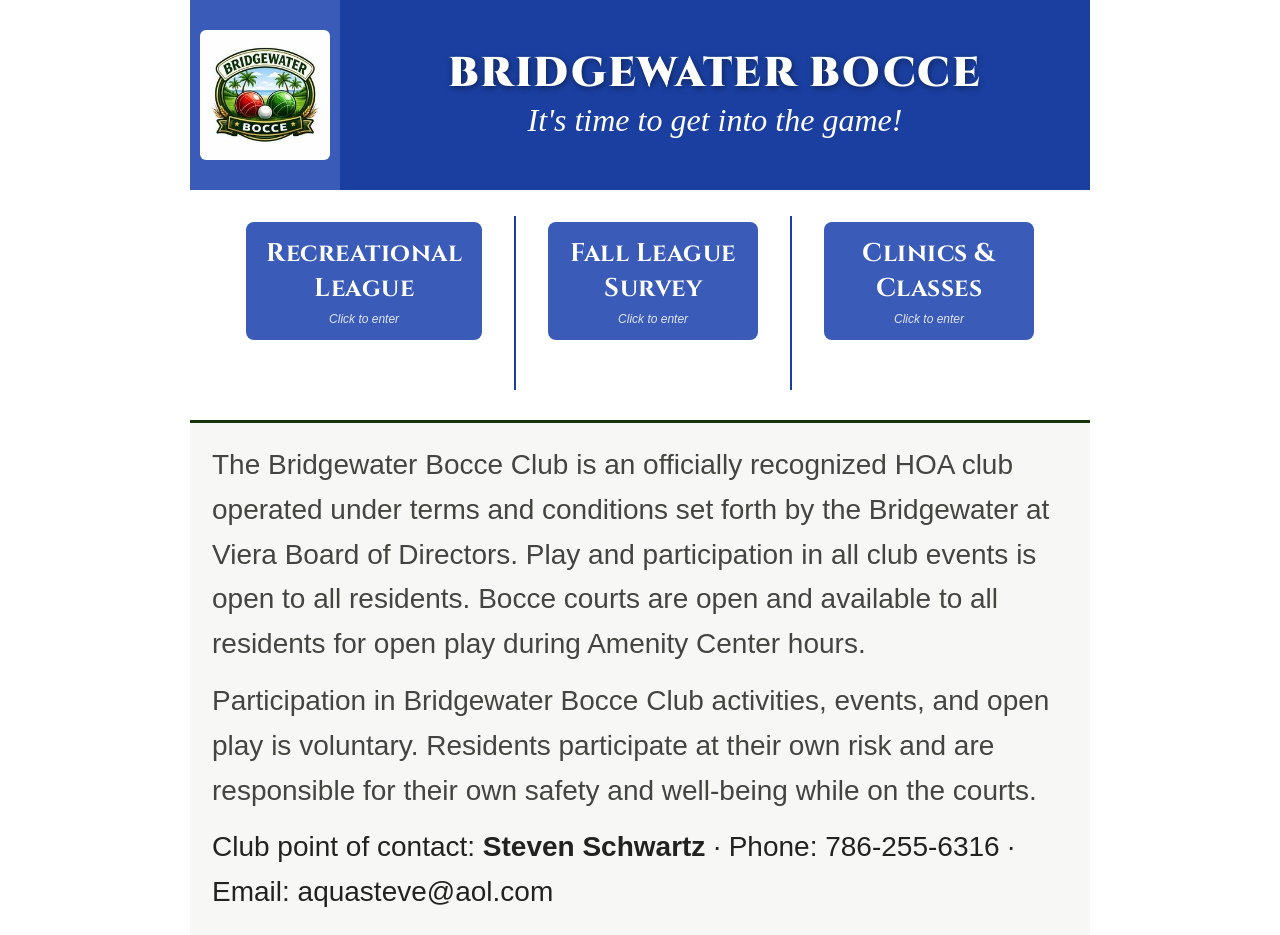
<file: index.html>
<!DOCTYPE html>
  <html lang="en">
  <head>
  <meta charset="UTF-8">
  <meta name="viewport" content="width=device-width, initial-scale=1.0">
  <title>Bridgewater Bocce Club</title>
<link rel="stylesheet" href="styles.css">
<link rel="preconnect" href="https://fonts.googleapis.com">
  <link rel="stylesheet" href="https://fonts.googleapis.com/css2?family=Cinzel:wght@700;900&display=swap">
  </head>
  <body>
  <div class="wrap">

    <div class="home-banner">
      <div class="logo-cell"><img src="logo_small.jpg" alt="Bridgewater Bocce Club logo"></div>
      <div class="tagline-cell"><div class="banner-title">Bridgewater Bocce</div><div class="tagline">It's time to get into the game!</div></div>
    </div>

        <div class="home-body">
      <div class="columns-3">
        <div class="col col-left">
        <h2><a class="col-header" href="/registration">Recreational League<span class="col-header-sub">Click to enter</span></a></h2>
        </div>
        <div class="col col-mid">
        <h2><a class="col-header" href="/fall-survey">Fall League Survey<span class="col-header-sub">Click to enter</span></a></h2>
        </div>
        <div class="col col-right">
        <h2><a class="col-header" href="/clinics">Clinics &amp; Classes<span class="col-header-sub">Click to enter</span></a></h2>
        </div>
      </div>
    </div>

    <div class="site-footer">
      <p>The Bridgewater Bocce Club is an officially recognized HOA club operated under terms and conditions set forth by the Bridgewater at Viera Board of Directors. Play and participation in all club events is open to all residents. Bocce courts are open and available to all residents for open play during Amenity Center hours.</p>
      <p>Participation in Bridgewater Bocce Club activities, events, and open play is voluntary. Residents participate at their own risk and are responsible for their own safety and well-being while on the courts.</p>
      <p>Club point of contact: <strong>Steven Schwartz</strong> · Phone: 786-255-6316 · Email: aquasteve@aol.com</p>
    </div>

  </div>
  </body>
  </html>
</file>
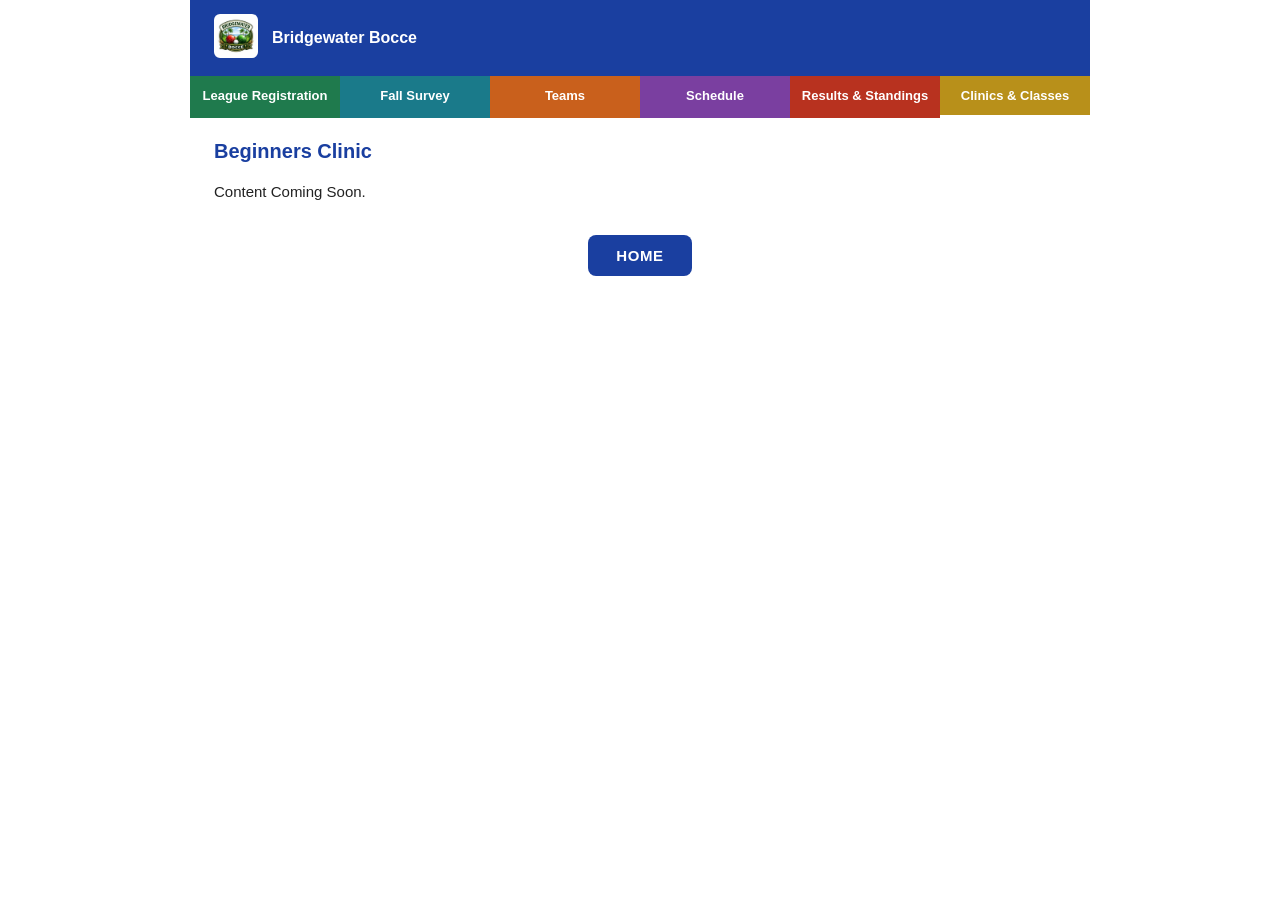
<file: clinics.html>
<!DOCTYPE html>
<html lang="en"><head>
<meta charset="UTF-8">
<meta name="viewport" content="width=device-width, initial-scale=1.0">
<title>Clinics &amp; Classes — Bridgewater Bocce Club</title>
<link rel="stylesheet" href="styles.css">
</head>
<body>
<div class="wrap">

  <div class="mini-header">
    <a href="/"><img src="logo_small.jpg" alt="Bridgewater Bocce Club logo"></a>
    <div class="site-name">Bridgewater Bocce</div>
  </div>
  <div class="tab-strip">
    <a class="league-reg" href="/registration">League Registration</a>
    <a class="survey" href="/fall-survey">Fall Survey</a>
    <a class="teams" href="/teams">Teams</a>
    <a class="schedule" href="/schedule">Schedule</a>
    <a class="results" href="/results">Results &amp; Standings</a>
    <a class="clinics active" href="/clinics">Clinics &amp; Classes</a>

  </div>

  <div class="page-content">




    <h2 style="font-size:20px;font-weight:800;color:#1a3fa0;margin:0 0 12px;">Beginners Clinic</h2>
    <div style="font-size:15px;line-height:1.8;margin-bottom:22px;">
      <p>Content Coming Soon.</p>
    </div>

    <div class="home-link-row"><a href="/">HOME</a></div>
  </div>

</div>

<script>
document.querySelectorAll('form[data-netlify]').forEach(function(form){
                                                                  form.addEventListener('submit', function(e){
                                                                                             e.preventDefault();
                                                                                             var data = new URLSearchParams(new FormData(form)).toString();
                                                                                             fetch('/', { method: 'POST', headers: { 'Content-Type': 'application/x-www-form-urlencoded' }, body: data })
                                                                                               .then(function(){
                                                                                                                     form.style.display = 'none';
                                                                                                                     var ty = document.getElementById(form.getAttribute('data-thankyou'));
                                                                                                                     if (ty) ty.classList.add('show');
                                                                                                                   })
                                                                                               .catch(function(){
                                                                                                                      alert('There was a problem submitting the form. Please check your connection and try again.');
                                                                                                                    });
                                                                                           });
                                                                });
</script>


</body></html>
</file>
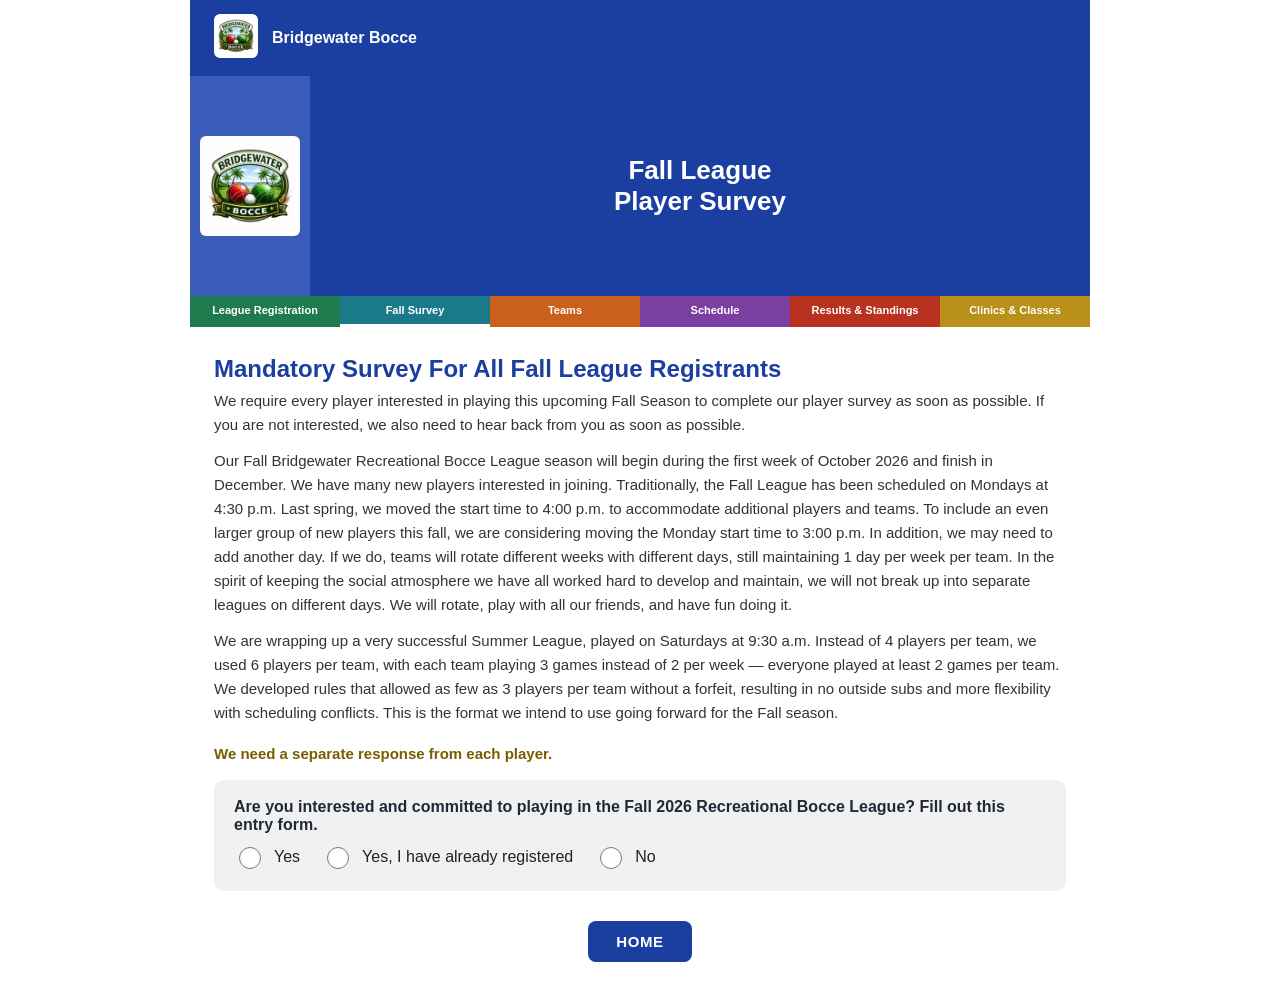
<file: fall-survey.html>
<!DOCTYPE html>
  <html lang="en"><head>
  <meta charset="UTF-8">
  <meta name="viewport" content="width=device-width, initial-scale=1.0">
  <title>Fall Survey — Bridgewater Bocce Club</title>
<link rel="stylesheet" href="styles.css">
</head>
<body>
<div class="wrap">

  <div class="mini-header">
    <a href="/"><img src="logo_small.jpg" alt="Bridgewater Bocce Club logo"></a>
    <div class="site-name">Bridgewater Bocce</div>
  </div>

  <div class="home-banner" style="min-height:220px;">
    <div class="logo-cell" style="width:120px;"><img src="logo_small.jpg" alt="Bridgewater Bocce Club logo" style="max-height:100px;"></div>
    <div class="tagline-cell" style="padding:20px 14px;">
      <div style="font-family:Arial,Helvetica,sans-serif;font-style:normal;font-size:26px;font-weight:800;color:#fff;line-height:1.2;">Fall League<br>Player Survey</div>
    </div>
  </div>
  <div class="tab-strip reg-tabs">
    <a class="league-reg" href="/registration">League Registration</a>
    <a class="survey active" href="/fall-survey">Fall Survey</a>
    <a class="teams" href="/teams">Teams</a>
    <a class="schedule" href="/schedule">Schedule</a>
    <a class="results" href="/results">Results &amp; Standings</a>
    <a class="clinics" href="/clinics">Clinics &amp; Classes</a>
  </div>

  <div class="page-content">
    <h2 class="page-title" style="margin-top:6px;">Mandatory Survey For All Fall League Registrants</h2>
    <p style="font-size:15px;line-height:1.6;color:#333;margin:0 0 12px;">We require every player interested in playing this upcoming Fall Season to complete our player survey as soon as possible. If you are not interested, we also need to hear back from you as soon as possible.</p>
    <p style="font-size:15px;line-height:1.6;color:#333;margin:0 0 12px;">Our Fall Bridgewater Recreational Bocce League season will begin during the first week of October 2026 and finish in December. We have many new players interested in joining. Traditionally, the Fall League has been scheduled on Mondays at 4:30 p.m. Last spring, we moved the start time to 4:00 p.m. to accommodate additional players and teams. To include an even larger group of new players this fall, we are considering moving the Monday start time to 3:00 p.m. In addition, we may need to add another day. If we do, teams will rotate different weeks with different days, still maintaining 1 day per week per team. In the spirit of keeping the social atmosphere we have all worked hard to develop and maintain, we will not break up into separate leagues on different days. We will rotate, play with all our friends, and have fun doing it.</p>
    <p style="font-size:15px;line-height:1.6;color:#333;margin:0 0 20px;">We are wrapping up a very successful Summer League, played on Saturdays at 9:30 a.m. Instead of 4 players per team, we used 6 players per team, with each team playing 3 games instead of 2 per week &mdash; everyone played at least 2 games per team. We developed rules that allowed as few as 3 players per team without a forfeit, resulting in no outside subs and more flexibility with scheduling conflicts. This is the format we intend to use going forward for the Fall season.</p>

    <form name="fall-survey" method="POST" data-netlify="true" netlify-honeypot="bot-field" data-thankyou="ty-fall-survey">
      <input type="hidden" name="form-name" value="fall-survey">
      <p style="display:none;"><label>Don't fill this out: <input name="bot-field"></label></p>
      <p style="font-size:15px;font-weight:700;color:#7a5c00;margin:0 0 18px;">We need a separate response from each player.</p>

      <div class="gate-box">
        <label class="gate-question">Are you interested and committed to playing in the Fall 2026 Recreational Bocce League? Fill out this entry form.</label>
        <div class="checkbox-row" style="margin-bottom:0;">
          <label><input type="radio" id="q1-yes" name="Interested in Fall League" value="Yes" required> Yes</label>
          <label><input type="radio" id="q1-already" name="Interested in Fall League" value="Yes - Already Registered" required> Yes, I have already registered</label>
          <label><input type="radio" id="q1-no" name="Interested in Fall League" value="No" required> No</label>
        </div>
      </div>

      <div id="sec-player" class="form-block green" style="display:none;">
        <h2>Great, let's get you registered</h2>

        <label for="p-first">First Name</label>
        <input type="text" id="p-first" name="First Name" disabled required>

        <label for="p-last">Last Name</label>
        <input type="text" id="p-last" name="Last Name" disabled required>

        <label for="p-address">Address</label>
        <input type="text" id="p-address" name="Address" disabled>

        <label for="p-phone">Cell Phone #</label>
        <input type="tel" id="p-phone" name="Cell Phone" disabled required>

        <label for="p-email">Email Address</label>
        <input type="email" id="p-email" name="Email Address" disabled required>

        <div class="checkbox-row" style="flex-direction:column;align-items:flex-start;gap:10px;">
          <label style="font-weight:700;margin-bottom:4px;">Have you played in the BW Rec League previously?</label>
          <div class="checkbox-row">
            <label><input type="checkbox" name="Played Previously" value="Yes" disabled> Yes</label>
            <label><input type="checkbox" name="Played Previously" value="No, I am new" disabled> No, I am new</label>
            <label><input type="checkbox" name="Played Previously" value="No, but I play often" disabled> No, but I play often</label>
          </div>
        </div>

        <button type="submit" class="submit-btn">Submit</button>
      </div>

      <div id="sec-already-registered" class="form-block green" style="display:none;">
        <h2>You're all set</h2>
        <p style="font-size:14px;color:#2c5c2c;margin:-10px 0 18px;">Since you've already registered on the League Registration page, there's nothing more to do here &mdash; we just needed to hear from you. Click Submit below and you're finished.</p>
        <button type="submit" class="submit-btn">Submit</button>
      </div>

      <div id="sec-not-playing" style="display:none;">
        <div class="gate-box">
          <label class="gate-question">Are you interested and committed to only playing as a substitute?</label>
          <div class="checkbox-row" style="margin-bottom:0;">
            <label><input type="radio" id="q2-yes" name="Substitute Only" value="Yes"> Yes</label>
            <label><input type="radio" id="q2-no" name="Substitute Only" value="No"> No</label>
          </div>
        </div>

        <div id="sec-decline" class="form-block yellow" style="display:none;">
          <p style="font-size:14px;color:#7a5c00;margin:0 0 18px;">Thanks for letting us know. Please give us your name so we can update our records, then submit below &mdash; nothing else is needed.</p>

          <label for="d-first">First Name</label>
          <input type="text" id="d-first" name="First Name" disabled required>

          <label for="d-last">Last Name</label>
          <input type="text" id="d-last" name="Last Name" disabled required>

          <button type="submit" class="submit-btn">Submit</button>
        </div>

        <div id="sec-sub" class="form-block yellow" style="display:none;">
          <h2>Substitute contact info</h2>
          <p style="font-size:14px;color:#7a5c00;margin:-10px 0 18px;">So we can reach you when a team needs a sub.</p>

          <label for="s-first">First Name</label>
          <input type="text" id="s-first" name="First Name" disabled required>

          <label for="s-last">Last Name</label>
          <input type="text" id="s-last" name="Last Name" disabled required>

          <label for="s-phone">Cell Phone #</label>
          <input type="tel" id="s-phone" name="Cell Phone" disabled required>

          <label for="s-email">Email Address</label>
          <input type="email" id="s-email" name="Email Address" disabled required>

          <p style="font-weight:700;margin:0 0 14px;">Check all that apply.</p>

          <div class="avail-grid">
            <div class="avail-item">
              <label style="font-weight:700;margin-bottom:6px;display:block;">Available Mondays at 4:00 pm?</label>
              <div class="checkbox-row">
                <label><input type="checkbox" name="Available Mondays 4:00" value="Yes" disabled> Yes</label>
              </div>
            </div>

            <div class="avail-item">
              <label style="font-weight:700;margin-bottom:6px;display:block;">Available Mondays at 3:00 pm?</label>
              <div class="checkbox-row">
                <label><input type="checkbox" name="Available Mondays 3:00" value="Yes" disabled> Yes</label>
              </div>
            </div>

            <div class="avail-item">
              <label style="font-weight:700;margin-bottom:6px;display:block;">Available Thursdays at 4:00 pm?</label>
              <div class="checkbox-row">
                <label><input type="checkbox" name="Available Thursdays 4:00" value="Yes" disabled> Yes</label>
              </div>
            </div>

            <div class="avail-item">
              <label style="font-weight:700;margin-bottom:6px;display:block;">Available Thursdays at 3:00 pm?</label>
              <div class="checkbox-row">
                <label><input type="checkbox" name="Available Thursdays 3:00" value="Yes" disabled> Yes</label>
              </div>
            </div>

            <div class="avail-item avail-full">
              <label style="font-weight:700;margin-bottom:6px;display:block;">Available Saturdays at 9:30 am?</label>
              <div class="checkbox-row">
                <label><input type="checkbox" name="Available Saturdays 9:30" value="Yes" disabled> Yes</label>
              </div>
            </div>
          </div>

          <p style="font-size:14px;color:#7a5c00;margin:0 0 20px;">Once we determine the number of players and schedule, we will be reaching out again for each individual player's projected conflict dates. This is no easy task &mdash; we need everyone's cooperation and flexibility.</p>

          <button type="submit" class="submit-btn">Submit</button>
        </div>
      </div>
    </form>
    <div class="thank-you" id="ty-fall-survey">
      <h2>Thank You!</h2>
      <p>Your survey response has been received. We'll follow up as we finalize the Fall schedule.</p>
    </div>

    <div class="home-link-row"><a href="/">HOME</a></div>
  </div>

</div>

<script>
function setSectionEnabled(id, on) {
  var el = document.getElementById(id);
  el.style.display = on ? 'block' : 'none';
  var fields = el.querySelectorAll('input, textarea, select');
  for (var i = 0; i < fields.length; i++) { fields[i].disabled = !on; }
}

document.getElementById('q1-yes').addEventListener('change', function () {
  setSectionEnabled('sec-player', true);
  setSectionEnabled('sec-already-registered', false);
  document.getElementById('sec-not-playing').style.display = 'none';
  document.getElementById('q2-yes').disabled = true;
  document.getElementById('q2-no').disabled = true;
  document.getElementById('q2-yes').checked = false;
  document.getElementById('q2-no').checked = false;
  setSectionEnabled('sec-decline', false);
  setSectionEnabled('sec-sub', false);
});

document.getElementById('q1-already').addEventListener('change', function () {
  setSectionEnabled('sec-player', false);
  setSectionEnabled('sec-already-registered', true);
  document.getElementById('sec-not-playing').style.display = 'none';
  document.getElementById('q2-yes').disabled = true;
  document.getElementById('q2-no').disabled = true;
  document.getElementById('q2-yes').checked = false;
  document.getElementById('q2-no').checked = false;
  setSectionEnabled('sec-decline', false);
  setSectionEnabled('sec-sub', false);
});

document.getElementById('q1-no').addEventListener('change', function () {
  setSectionEnabled('sec-player', false);
  setSectionEnabled('sec-already-registered', false);
  document.getElementById('sec-not-playing').style.display = 'block';
  document.getElementById('q2-yes').disabled = false;
  document.getElementById('q2-no').disabled = false;
});

document.getElementById('q2-yes').addEventListener('change', function () {
  setSectionEnabled('sec-sub', true);
  setSectionEnabled('sec-decline', false);
});

document.getElementById('q2-no').addEventListener('change', function () {
  setSectionEnabled('sec-decline', true);
  setSectionEnabled('sec-sub', false);
});

document.querySelectorAll('form[name]').forEach(function(form){
  form.addEventListener('submit', function(e){
    e.preventDefault();
    var data = new URLSearchParams(new FormData(form)).toString();
    fetch('/', { method: 'POST', headers: { 'Content-Type': 'application/x-www-form-urlencoded' }, body: data })
      .then(function(){
        form.style.display = 'none';
        var ty = document.getElementById(form.getAttribute('data-thankyou'));
        if (ty) ty.classList.add('show');
      })
      .catch(function(){
        alert('There was a problem submitting the form. Please check your connection and try again.');
      });
  });
});
</script>

  </body></html>
</file>
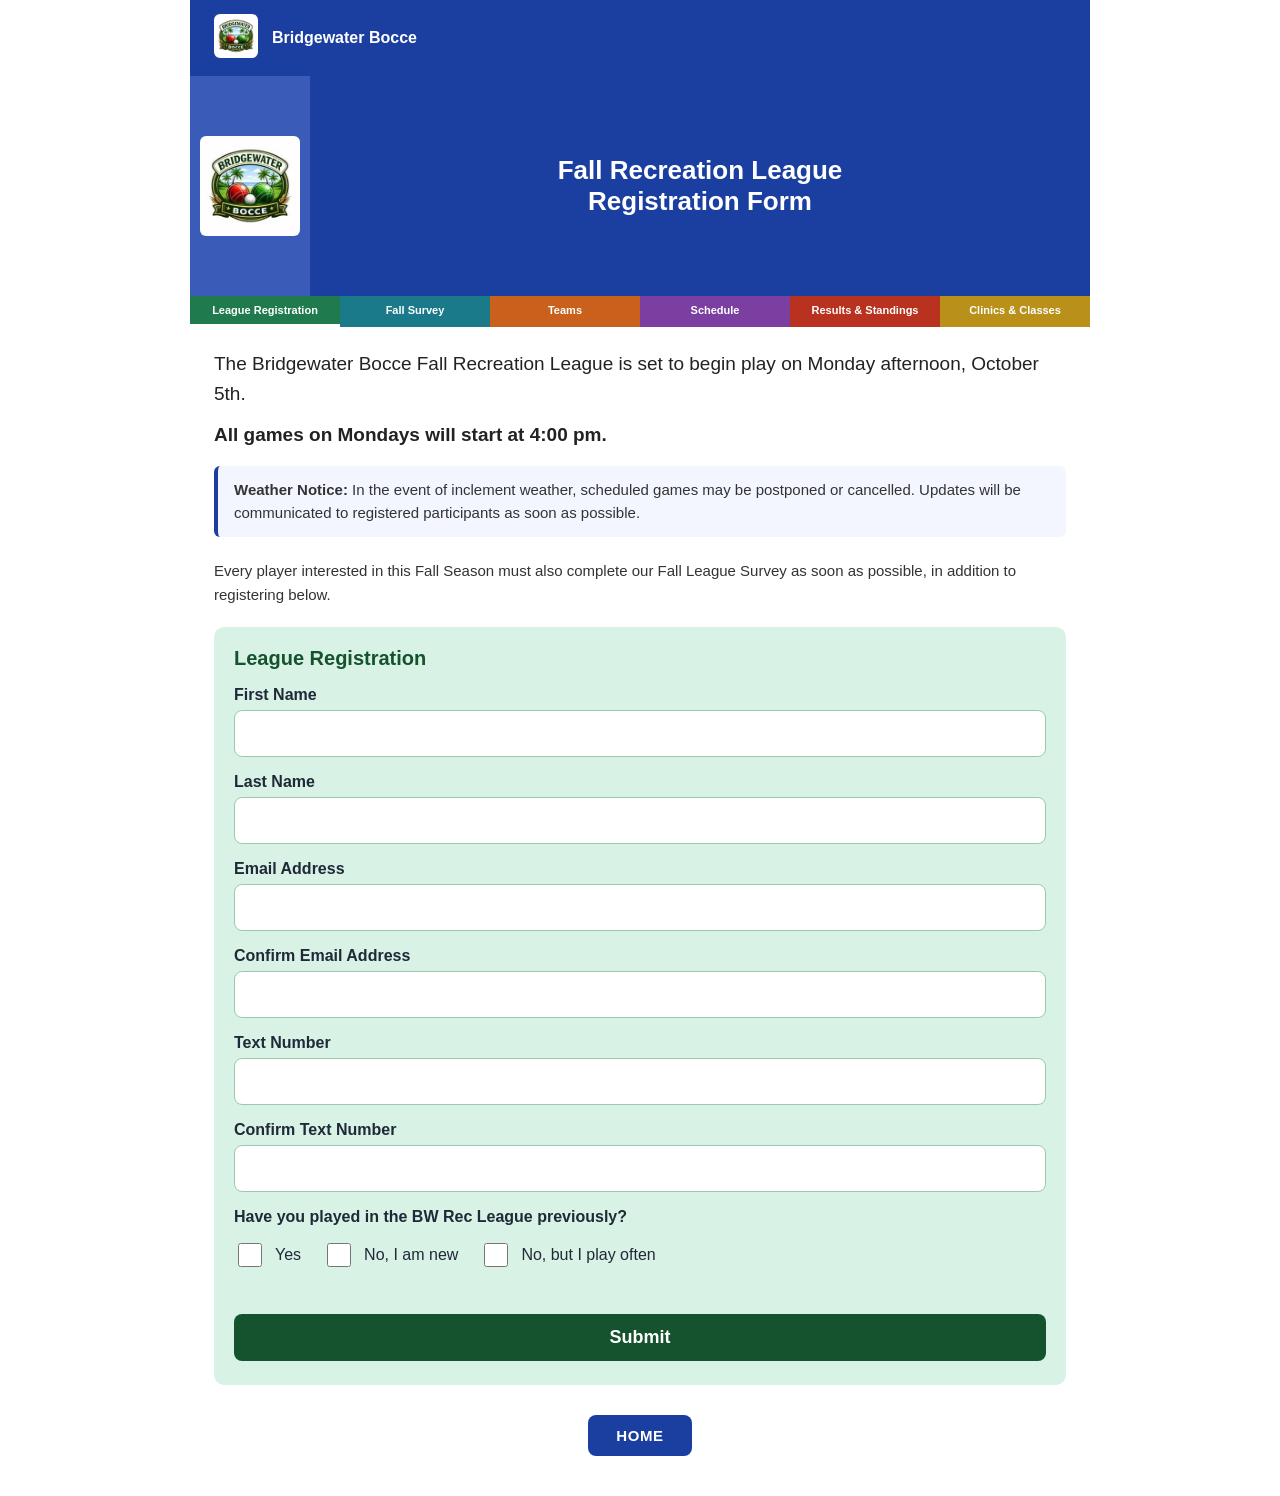
<file: registration.html>
<!DOCTYPE html>
  <html lang="en"><head>
  <meta charset="UTF-8">
  <meta name="viewport" content="width=device-width, initial-scale=1.0">
  <title>League Registration — Bridgewater Bocce Club</title>
<link rel="stylesheet" href="styles.css">
</head>
<body>
<div class="wrap">

  <div class="mini-header">
    <a href="/"><img src="logo_small.jpg" alt="Bridgewater Bocce Club logo"></a>
    <div class="site-name">Bridgewater Bocce</div>
  </div>

  <div class="home-banner" style="min-height:220px;">
    <div class="logo-cell" style="width:120px;"><img src="logo_small.jpg" alt="Bridgewater Bocce Club logo" style="max-height:100px;"></div>
    <div class="tagline-cell" style="padding:20px 14px;">
      <div style="font-family:Arial,Helvetica,sans-serif;font-style:normal;font-size:26px;font-weight:800;color:#fff;line-height:1.2;">Fall Recreation League<br>Registration Form</div>
    </div>
  </div>
  <div class="tab-strip reg-tabs">
    <a class="league-reg active" href="/registration">League Registration</a>
    <a class="survey" href="/fall-survey">Fall Survey</a>
    <a class="teams" href="/teams">Teams</a>
    <a class="schedule" href="/schedule">Schedule</a>
    <a class="results" href="/results">Results &amp; Standings</a>
    <a class="clinics" href="/clinics">Clinics &amp; Classes</a>
  </div>

  <div class="page-content">
    <p style="font-size:19px;line-height:1.6;margin:0 0 10px;">The Bridgewater Bocce Fall Recreation League is set to begin play on Monday afternoon, October 5th.</p>
    <p style="font-size:19px;font-weight:700;line-height:1.6;margin:0 0 16px;">All games on Mondays will start at 4:00 pm.</p>

    <div class="notice-box">
      <strong>Weather Notice:</strong> In the event of inclement weather, scheduled games may be postponed or cancelled. Updates will be communicated to registered participants as soon as possible.
    </div>

    <p style="font-size:15px;line-height:1.6;color:#333;margin:0 0 20px;">Every player interested in this Fall Season must also complete our <a href="/fall-survey">Fall League Survey</a> as soon as possible, in addition to registering below.</p>

    <!-- FORM 2: League Registration -->
    <form class="form-block green" name="registration" method="POST" data-netlify="true" netlify-honeypot="bot-field" data-thankyou="ty-registration">
      <input type="hidden" name="form-name" value="registration">
      <p style="display:none;"><label>Don't fill this out: <input name="bot-field"></label></p>
      <h2>League Registration</h2>

      <label for="reg-first">First Name</label>
      <input type="text" id="reg-first" name="First Name" required="">

      <label for="reg-last">Last Name</label>
      <input type="text" id="reg-last" name="Last Name" required="">

      <label for="reg-email">Email Address</label>
      <input type="email" id="reg-email" name="Email Address" required="">

      <label for="reg-email2">Confirm Email Address</label>
      <input type="email" id="reg-email2" name="Confirm Email Address" required="">

      <label for="reg-phone">Text Number</label>
      <input type="tel" id="reg-phone" name="Text Number" required="">

      <label for="reg-phone2">Confirm Text Number</label>
      <input type="tel" id="reg-phone2" name="Confirm Text Number" required="">

      <div class="checkbox-row" style="flex-direction:column;align-items:flex-start;gap:10px;">
        <label style="font-weight:700;margin-bottom:4px;">Have you played in the BW Rec League previously?</label>
        <div class="checkbox-row">
          <label><input type="checkbox" name="Played Previously" value="Yes"> Yes</label>
          <label><input type="checkbox" name="Played Previously" value="No, I am new"> No, I am new</label>
          <label><input type="checkbox" name="Played Previously" value="No, but I play often"> No, but I play often</label>
        </div>
      </div>

      <div class="confirm-error" style="display:none;color:#c0392b;font-weight:700;margin:14px 0 4px;padding:10px 12px;border:1px solid #c0392b;border-radius:6px;background:#fdecea;"></div>

      <button type="submit" class="submit-btn">Submit</button>
    </form>
    <div class="thank-you" id="ty-registration">
      <h2>Thank You!</h2>
      <p>We will contact you with further information as we draw closer to the start of the schedule.</p>
    </div>

    <div class="home-link-row"><a href="/">HOME</a></div>
  </div>

</div>

<script>
document.querySelectorAll('form[name]').forEach(function(form){
  form.addEventListener('submit', function(e){
    e.preventDefault();

    // --- Confirmation-field match check (Email Address / Text Number) ---
    // The League Registration form asks for Email Address and Text Number
    // twice each, but nothing previously checked that the two entries in
    // each pair actually matched. This block compares them at submit time
    // and blocks submission with an on-page message if they don't, rather
    // than silently accepting mismatched data.
    var email1 = form.querySelector('#reg-email');
    var email2 = form.querySelector('#reg-email2');
    var phone1 = form.querySelector('#reg-phone');
    var phone2 = form.querySelector('#reg-phone2');
    var errorBox = form.querySelector('.confirm-error');

    if (email1 && email2 && phone1 && phone2) {
      var emailsMatch = email1.value.trim().toLowerCase() === email2.value.trim().toLowerCase();
      var digitsOnly = function (v) { return v.replace(/\D/g, ''); };
      var phonesMatch = digitsOnly(phone1.value) === digitsOnly(phone2.value);

      if (!emailsMatch || !phonesMatch) {
        if (errorBox) {
          if (!emailsMatch && !phonesMatch) {
            errorBox.textContent = 'Your Email Address and Text Number do not match their confirmation fields below them. Please check both and try again.';
          } else if (!emailsMatch) {
            errorBox.textContent = 'Your Email Address and Confirm Email Address do not match. Please check and try again.';
          } else {
            errorBox.textContent = 'Your Text Number and Confirm Text Number do not match. Please check and try again.';
          }
          errorBox.style.display = 'block';
          errorBox.scrollIntoView({ behavior: 'smooth', block: 'center' });
        }
        (!emailsMatch ? email2 : phone2).focus();
        return;
      }

      if (errorBox) {
        errorBox.style.display = 'none';
      }
    }

    var data = new URLSearchParams(new FormData(form)).toString();
    fetch('/', { method: 'POST', headers: { 'Content-Type': 'application/x-www-form-urlencoded' }, body: data })
      .then(function(){
        form.style.display = 'none';
        var ty = document.getElementById(form.getAttribute('data-thankyou'));
        if (ty) ty.classList.add('show');
      })
      .catch(function(){
        alert('There was a problem submitting the form. Please check your connection and try again.');
      });
  });
});
</script>

  </body></html>
</file>
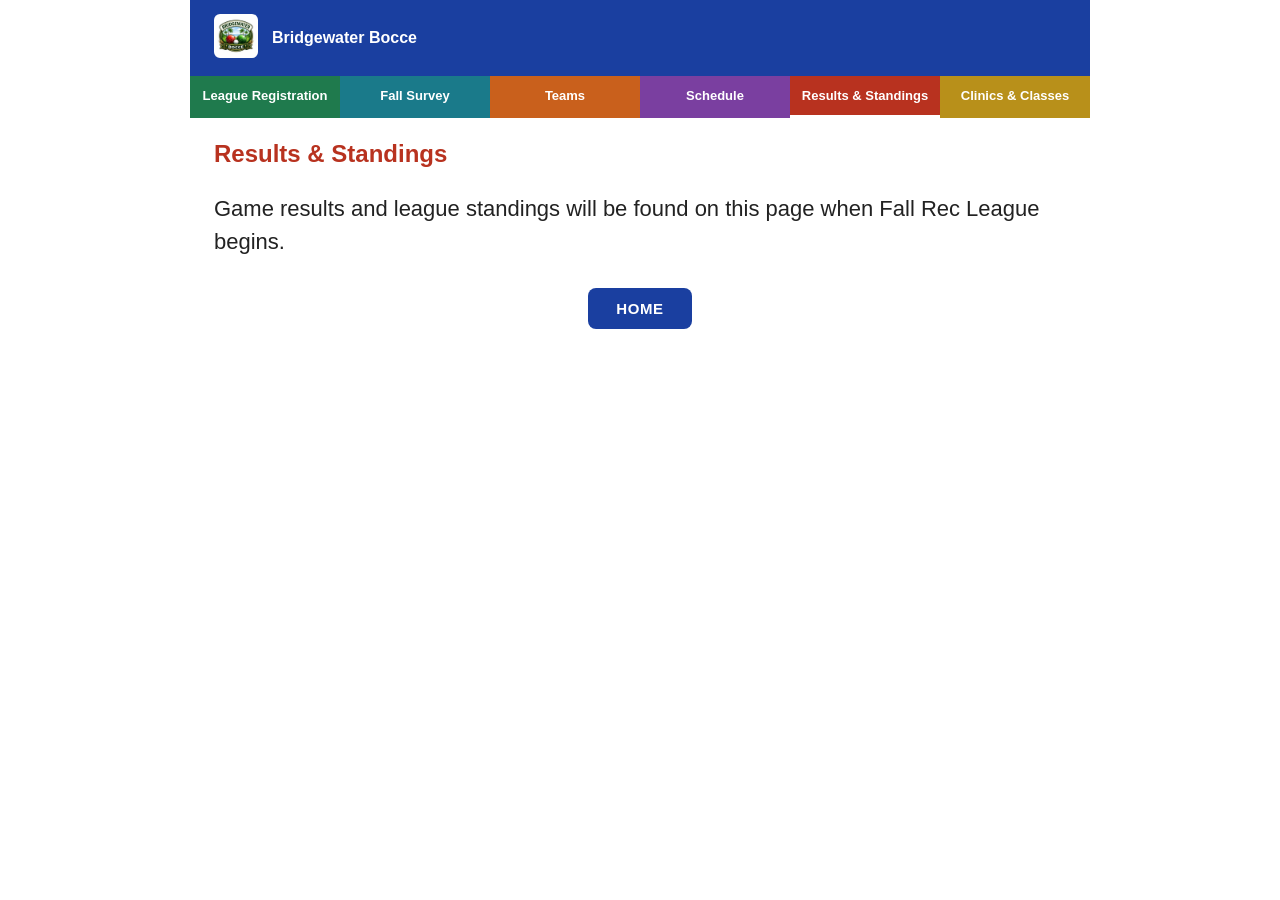
<file: results.html>
<!DOCTYPE html>
  <html lang="en"><head>
  <meta charset="UTF-8">
  <meta name="viewport" content="width=device-width, initial-scale=1.0">
  <title>Results &amp; Standings — Bridgewater Bocce Club</title>
<link rel="stylesheet" href="styles.css">
</head>
<body>
<div class="wrap">

  <div class="mini-header">
    <a href="/"><img src="logo_small.jpg" alt="Bridgewater Bocce Club logo"></a>
      <div class="site-name">Bridgewater Bocce</div>
    </div>
    <div class="tab-strip">
      <a class="league-reg" href="/registration">League Registration</a>
      <a class="survey" href="/fall-survey">Fall Survey</a>
      <a class="teams" href="/teams">Teams</a>
      <a class="schedule" href="/schedule">Schedule</a>
      <a class="results active" href="/results">Results &amp; Standings</a>
      <a class="clinics" href="/clinics">Clinics &amp; Classes</a>

    </div>

    <div class="page-content">
      <h1 class="page-title" style="color:#b8321f;">Results &amp; Standings</h1>
      <p style="font-size:22px; margin-top:24px; line-height:1.5;">Game results and league standings will be found on this page when Fall Rec League begins.</p>

      <div class="home-link-row"><a href="/">HOME</a></div>
    </div>

  </div>


  </body></html>
</file>
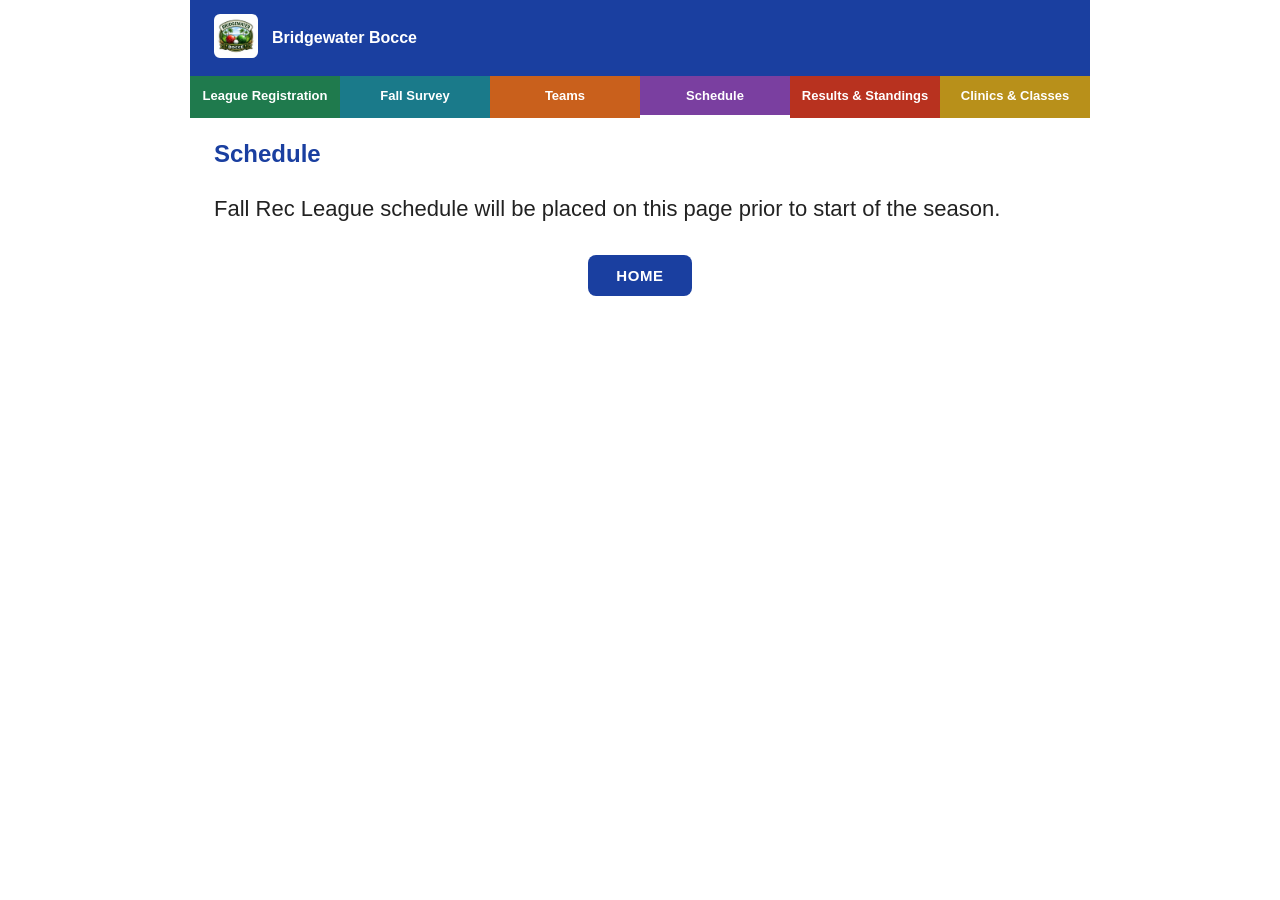
<file: schedule.html>
<!DOCTYPE html>
  <html lang="en"><head>
  <meta charset="UTF-8">
  <meta name="viewport" content="width=device-width, initial-scale=1.0">
  <title>Schedule — Bridgewater Bocce Club</title>
  <link rel="stylesheet" href="styles.css">
  </head>
  <body>
  <div class="wrap">

    <div class="mini-header">
      <a href="/"><img src="logo_small.jpg" alt="Bridgewater Bocce Club logo"></a>
      <div class="site-name">Bridgewater Bocce</div>
    </div>
    <div class="tab-strip">
      <a class="league-reg" href="/registration">League Registration</a>
      <a class="survey" href="/fall-survey">Fall Survey</a>
      <a class="teams" href="/teams">Teams</a>
      <a class="schedule active" href="/schedule">Schedule</a>
      <a class="results" href="/results">Results &amp; Standings</a>
      <a class="clinics" href="/clinics">Clinics &amp; Classes</a>

    </div>

    <div class="page-content">
      <h1 class="page-title">Schedule</h1>
      <p style="font-size:22px; margin-top:24px; line-height:1.5;">Fall Rec League schedule will be placed on this page prior to start of the season.</p>

    <div class="home-link-row"><a href="/">HOME</a></div>
    </div>

  </div>


  </body></html>
</file>
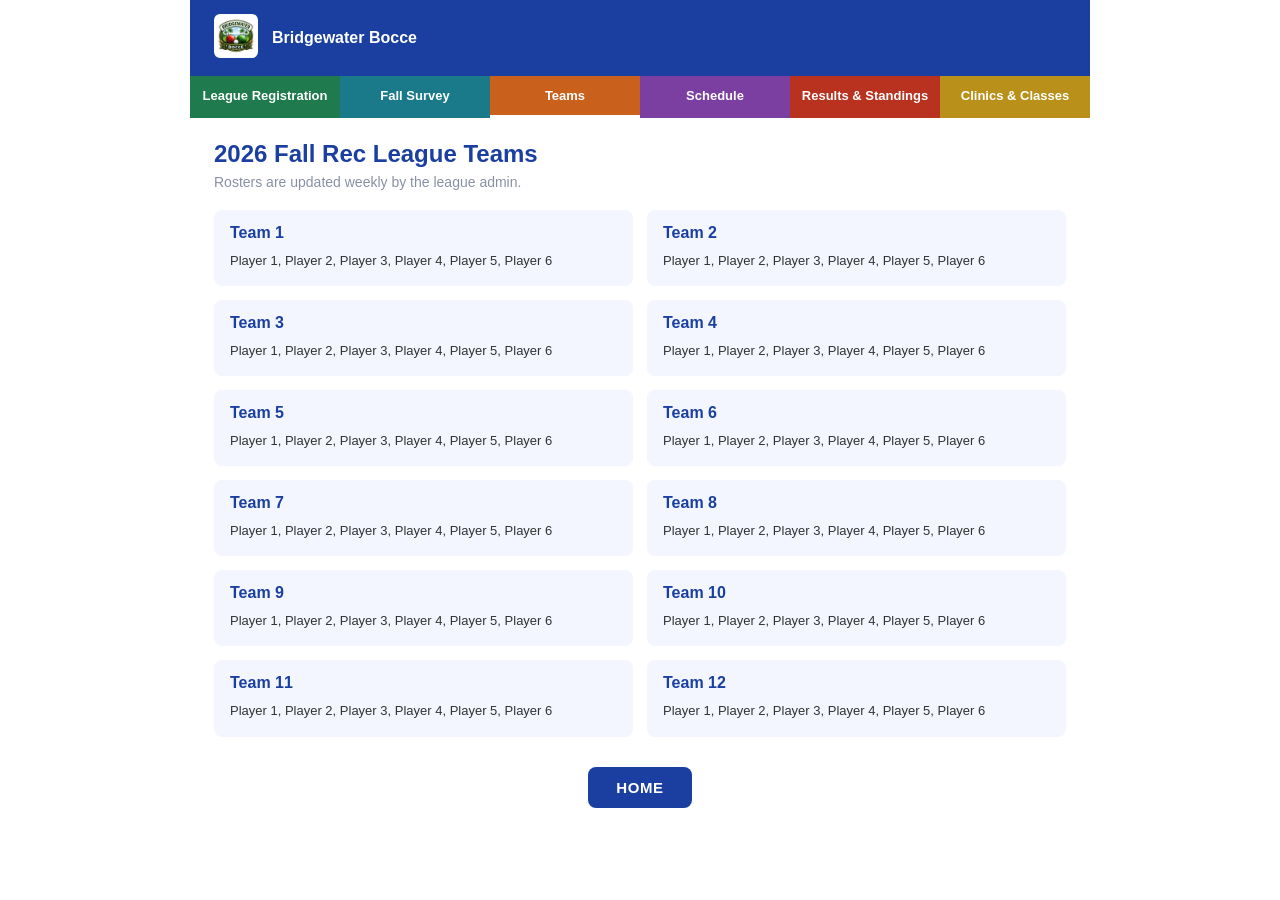
<file: teams.html>
<!DOCTYPE html>
  <html lang="en"><head>
  <meta charset="UTF-8">
  <meta name="viewport" content="width=device-width, initial-scale=1.0">
  <title>Teams — Bridgewater Bocce Club</title>
  <link rel="stylesheet" href="styles.css">
  </head>
  <body>
  <div class="wrap">

    <div class="mini-header">
      <a href="/"><img src="logo_small.jpg" alt="Bridgewater Bocce Club logo"></a>
      <div class="site-name">Bridgewater Bocce</div>
    </div>
    <div class="tab-strip">
      <a class="league-reg" href="/registration">League Registration</a>
      <a class="survey" href="/fall-survey">Fall Survey</a>
      <a class="teams active" href="/teams">Teams</a>
      <a class="schedule" href="/schedule">Schedule</a>
      <a class="results" href="/results">Results &amp; Standings</a>
      <a class="clinics" href="/clinics">Clinics &amp; Classes</a>

    </div>

    <div class="page-content">
      <h1 class="page-title">2026 Fall Rec League Teams</h1>
      <p class="page-subtitle">Rosters are updated weekly by the league admin.</p>

      <div class="roster-grid">
        <div class="roster-card"><h3>Team 1</h3><p>Player 1, Player 2, Player 3, Player 4, Player 5, Player 6</p></div>
        <div class="roster-card"><h3>Team 2</h3><p>Player 1, Player 2, Player 3, Player 4, Player 5, Player 6</p></div>
        <div class="roster-card"><h3>Team 3</h3><p>Player 1, Player 2, Player 3, Player 4, Player 5, Player 6</p></div>
        <div class="roster-card"><h3>Team 4</h3><p>Player 1, Player 2, Player 3, Player 4, Player 5, Player 6</p></div>
        <div class="roster-card"><h3>Team 5</h3><p>Player 1, Player 2, Player 3, Player 4, Player 5, Player 6</p></div>
        <div class="roster-card"><h3>Team 6</h3><p>Player 1, Player 2, Player 3, Player 4, Player 5, Player 6</p></div>
        <div class="roster-card"><h3>Team 7</h3><p>Player 1, Player 2, Player 3, Player 4, Player 5, Player 6</p></div>
        <div class="roster-card"><h3>Team 8</h3><p>Player 1, Player 2, Player 3, Player 4, Player 5, Player 6</p></div>
        <div class="roster-card"><h3>Team 9</h3><p>Player 1, Player 2, Player 3, Player 4, Player 5, Player 6</p></div>
        <div class="roster-card"><h3>Team 10</h3><p>Player 1, Player 2, Player 3, Player 4, Player 5, Player 6</p></div>
        <div class="roster-card"><h3>Team 11</h3><p>Player 1, Player 2, Player 3, Player 4, Player 5, Player 6</p></div>
        <div class="roster-card"><h3>Team 12</h3><p>Player 1, Player 2, Player 3, Player 4, Player 5, Player 6</p></div>
      </div>

      <div class="home-link-row"><a href="/">HOME</a></div>
    </div>

  </div>


  </body></html>
</file>
<file: styles.css>
/* Bridgewater Bocce Club — shared site styles */

  * { box-sizing: border-box; }

body {
    margin: 0;
    font-family: Arial, Helvetica, sans-serif;
    background: #ffffff;
    color: #222222;
}

a { text-decoration: none; color: inherit; }

.wrap {
    max-width: 900px;
    margin: 0 auto;
    background: #ffffff;
}

/* ---------- Global mini header + flat tab strip (used on all inner pages) ---------- */

.mini-header {
    background: #1a3fa0;
    padding: 14px 24px;
    display: flex;
    align-items: center;
    gap: 14px;
}
.mini-header img {
    width: 44px;
    height: 44px;
    border-radius: 6px;
    object-fit: cover;
    flex-shrink: 0;
}
.mini-header .site-name {
    font-size: 16px;
    font-weight: 700;
    color: #ffffff;
}

.tab-strip {
    display: flex;
    flex-wrap: wrap;
}
.tab-strip a {
    flex: 1;
    min-width: 16%;
    text-align: center;
    color: #ffffff;
    font-size: 13px;
    font-weight: 700;
    padding: 12px 4px;
}
.tab-strip a.league-reg  { background: #1f7a4d; }
.tab-strip a.survey      { background: #1a7a8a; }
.tab-strip a.teams       { background: #c9601c; }
.tab-strip a.schedule    { background: #7a3fa0; }
.tab-strip a.results     { background: #b8321f; }
.tab-strip a.clinics     { background: #b8901a; }
.tab-strip a.travel      { background: #4a5568; }
.tab-strip a.active      { border-bottom: 3px solid #fff; font-weight: 800; }

.reg-tabs a {
  font-size: 11px;
  padding: 8px 4px;
}

/* ---------- Home page banner with bocce-ball nav ---------- */

.home-banner {
    background: #1a3fa0;
    display: flex;
    align-items: stretch;
    min-height: 190px;
}
.home-banner .logo-cell {
    width: 150px;
    background: #3a5bb8;
    display: flex;
    align-items: center;
    justify-content: center;
    flex-shrink: 0;
    padding: 10px;
}
.home-banner .logo-cell img {
    max-width: 100%;
    max-height: 140px;
    border-radius: 6px;
}
.home-banner .tagline-cell {
    flex: 1;
    display: flex;
    align-items: center;
    justify-content: center;
    padding: 28px 14px;
    text-align: center;
}
.home-banner .tagline {
    font-family: 'Brush Script MT', 'Segoe Script', cursive;
    font-style: italic;
    font-weight: 400;
    font-size: 32px;
    color: #ffffff;
}

.ball-row {
    background: #ffffff;
    padding: 10px 14px 16px;
    display: flex;
    justify-content: space-evenly;
    gap: 8px;
}
.ball-col {
    display: flex;
    flex-direction: column;
    align-items: center;
    width: 18%;
}
.ball {
    position: relative;
    width: 78px;
    height: 78px;
    border-radius: 50%;
    display: flex;
    align-items: center;
    justify-content: center;
    padding: 5px;
    box-shadow: 0 5px 8px rgba(0,0,0,0.25), inset 0 2px 4px rgba(255,255,255,0.3);
}
.ball.league-reg { background: radial-gradient(circle at 32% 28%, #3fae63, #1f7a4d 55%, #14532d 100%); }
.ball.teams       { background: radial-gradient(circle at 32% 28%, #e88a4a, #c9601c 55%, #93470f 100%); }
.ball.schedule     { background: radial-gradient(circle at 32% 28%, #a463c9, #7a3fa0 55%, #522a6b 100%); }
.ball.results       { background: radial-gradient(circle at 32% 28%, #dd5a45, #b8321f 55%, #7e2010 100%); }
.ball.clinics       { background: radial-gradient(circle at 32% 28%, #e8c34a, #b8901a 55%, #7d5f0f 100%); }
.ball.travel         { background: radial-gradient(circle at 32% 28%, #7c8697, #4a5568 55%, #2e3644 100%); }

.ball svg { position: absolute; inset: 0; width: 100%; height: 100%; }
.ball .label {
    position: absolute;
    inset: 0;
    display: flex;
    align-items: center;
    justify-content: center;
    padding: 5px;
    font-weight: 800;
    color: #ffffff;
    text-align: center;
    line-height: 1.15;
    text-shadow: 0 1px 2px rgba(0,0,0,0.5);
}

/* ---------- Home page body: two columns ---------- */

.home-body { padding: 26px 24px 10px; }

.columns-3 {
    display: flex;
    gap: 0;
    align-items: stretch;
}
.columns-3 .col {
    flex: 1;
    padding: 6px 32px 30px;
}
.columns-3 .col-left {
    border-right: 2px solid #1a3fa0;
}
.columns-3 .col-mid {
    border-right: 2px solid #1a3fa0;
}
.col-header {
     display: block;
     font-family: "Cinzel", Georgia, serif;
     font-weight: 700;
     font-size: 1.6rem;
     color: #ffffff;
     text-align: center;
     margin: 0 0 20px;
     padding: 14px 20px;
     background: #3a5bb8;
     border-radius: 8px;
     letter-spacing: 0.02em;
     transition: background 0.15s ease;
}
.columns-3 h2 {
     margin: 0;
}
.col-header:hover {
     background: #2f4ea3;
}
.col-header-sub {
    display: block;
    font-family: Arial, Helvetica, sans-serif;
    font-style: italic;
    font-weight: 400;
    font-size: 12px;
    letter-spacing: normal;
    color: rgba(255,255,255,0.85);
    margin-top: 6px;
}

/* ---------- Footer (Home page only) ---------- */

.site-footer {
    padding: 20px 22px;
    margin-top: 20px;
    border-top: 3px solid #173404;
    background: #f7f8f5;
}
.site-footer p { font-size: 28px; color: #444440; line-height: 1.6; margin: 0 0 12px; }
.site-footer p:last-child { margin-bottom: 0; color: #222220; }

/* ---------- Generic page content ---------- */

.page-content { padding: 22px 24px 40px; }
.page-title { font-size: 24px; font-weight: 800; color: #1a3fa0; margin: 0 0 6px; }
.page-subtitle { font-size: 14px; color: #8891a3; margin: 0 0 20px; }

.notice-box {
    background: #f3f6ff;
    border-left: 4px solid #1a3fa0;
    border-radius: 6px;
    padding: 12px 16px;
    margin: 0 0 22px;
    font-size: 15px;
    color: #333;
    line-height: 1.55;
}

/* Roster grid (Teams page) */
.roster-grid { display: grid; grid-template-columns: 1fr 1fr; gap: 14px; }
.roster-card { background: #f3f6ff; border-radius: 8px; padding: 14px 16px; }
.roster-card h3 { font-size: 16px; color: #1a3fa0; margin: 0 0 8px; }
.roster-card p { font-size: 13px; color: #333; line-height: 1.7; margin: 0; }

/* Schedule page */
.night-block { border-radius: 10px; padding: 16px 18px; margin-bottom: 18px; }
.night-block.monday { background: #f3f6ff; }
.night-block.thursday { background: #fdf1e8; }
.night-block h2 { font-size: 18px; margin: 0 0 4px; }
.night-block .teams-list { font-size: 13px; color: #5a6478; margin-bottom: 12px; }
.night-block .rounds { font-size: 14px; color: #222; line-height: 1.9; }

/* Results & Standings */
.results-box { background: #fdeceb; border-radius: 10px; padding: 16px 18px; margin-bottom: 22px; }
.results-box h2 { font-size: 17px; color: #b8321f; margin: 0 0 10px; }
.results-box .day-label { font-size: 12px; font-weight: 700; color: #8891a3; margin-bottom: 4px; }
.results-box .day-results { font-size: 14px; color: #222; line-height: 1.75; margin-bottom: 10px; }
table.standings { width: 100%; border-collapse: collapse; font-size: 14px; }
table.standings th { text-align: left; padding: 8px 10px; color: #1a3fa0; background: #f3f6ff; }
table.standings td { padding: 6px 10px; }
table.standings tr:nth-child(even) td { background: #fafbfd; }

/* Home link (bottom of every interior page) */
.home-link-row { text-align: center; margin-top: 30px; }
.home-link-row a {
    display: inline-block;
    font-size: 15px;
    font-weight: 800;
    letter-spacing: 0.04em;
    color: #ffffff;
    background: #1a3fa0;
    padding: 12px 28px;
    border-radius: 8px;
}

/* Forms */
.form-block { border-radius: 10px; padding: 20px 20px 24px; margin-bottom: 22px; }
.form-block.green  { background: #d9f2e6; }
.form-block.yellow { background: #fff3cc; }
.gate-box { background: #f1f1f1; border-radius: 10px; padding: 18px 20px 22px; margin-bottom: 22px; }
.gate-box label.gate-question { display: block; font-size: 16px; font-weight: 700; color: #1f2937; margin-bottom: 10px; }
.form-block h2 { font-size: 20px; font-weight: 800; margin: 0 0 16px; }
.form-block.green h2  { color: #14532d; }
.form-block.yellow h2 { color: #7a5c00; }
.form-block label { display: block; font-size: 16px; font-weight: 700; color: #1f2937; margin-bottom: 6px; }
.form-block input[type=text],
.form-block input[type=email],
.form-block input[type=tel] {
    width: 100%;
    font-size: 18px;
    padding: 12px 14px;
    border-radius: 8px;
    margin-bottom: 16px;
    border: 1.5px solid #9cc9ac;
    font-family: inherit;
}
.form-block.yellow input { border-color: #d8b955; }
.checkbox-row { display: flex; flex-wrap: wrap; gap: 22px; margin-bottom: 22px; align-items: center; }
.checkbox-row label { display: flex; align-items: center; gap: 10px; font-size: 16px; font-weight: 400; margin-bottom: 0; }
.checkbox-row input[type=checkbox] { width: 24px; height: 24px; }
.checkbox-row input[type=radio] { width: 22px; height: 22px; }
.day-grid { display: flex; gap: 14px; margin-bottom: 22px; }
.day-grid .day { flex: 1; text-align: center; }
.day-grid .day span { display: block; font-size: 15px; font-weight: 700; color: #3d3312; margin-bottom: 8px; }
.day-grid .day input[type=text] {
    width: 40px; height: 40px; margin: 0 auto; display: block;
    text-align: center; font-size: 16px;
    border: 2px solid #b8901a; border-radius: 8px; padding: 0;
}
.avail-grid { display: grid; grid-template-columns: 1fr 1fr; gap: 16px 24px; margin-bottom: 20px; }
.avail-item .checkbox-row { margin-bottom: 0; gap: 16px; }
.avail-full { grid-column: 1 / -1; }
@media (max-width: 640px) {
    .avail-grid { grid-template-columns: 1fr; }
}
.submit-btn {
    display: block; width: 100%; text-align: center; font-size: 18px; font-weight: 800;
    border-radius: 8px; padding: 13px; color: #fff; border: none; cursor: pointer; font-family: inherit;
}
.form-block.green .submit-btn  { background: #14532d; }
.form-block.yellow .submit-btn { background: #7a5c00; }

.thank-you {
    background: #eef1f7; border-radius: 10px; padding: 18px 20px; display: none;
}
.thank-you.show { display: block; }
.thank-you h2 { font-size: 19px; font-weight: 800; color: #1a3fa0; margin: 0 0 8px; }
.thank-you p { font-size: 16px; color: #333; line-height: 1.6; margin: 0; }

.coming-soon {
    background: #eef0f3; border-radius: 10px; padding: 26px; text-align: center; margin-bottom: 14px;
}
.coming-soon span { font-size: 19px; font-weight: 800; color: #4a5568; }

@media (max-width: 640px) {
    .home-banner { flex-direction: column; min-height: 0; }
    .home-banner .logo-cell { width: 100%; padding: 16px; }
    .ball { width: 56px; height: 56px; }
    .ball .label { font-size: 8px !important; }
    .roster-grid { grid-template-columns: 1fr; }
    .columns-3 { flex-direction: column; }
    .columns-3 .col-left { border-right: none; border-bottom: 2px solid #1a3fa0; padding-bottom: 24px; margin-bottom: 14px; }
    .columns-3 .col-mid { border-right: none; border-bottom: 2px solid #1a3fa0; padding-bottom: 24px; margin-bottom: 14px; }
}

/* Added: large banner title matching logo crest font */
.home-banner .tagline-cell { flex-direction: column; gap: 6px; }
.home-banner .banner-title { font-family: "Cinzel", Georgia, serif; font-weight: 900; font-size: 2.6rem; letter-spacing: 0.04em; text-transform: uppercase; color: #ffffff; text-shadow: 1px 2px 6px rgba(0,0,0,0.45); line-height: 1.1; margin: 0; }
@media (max-width: 600px) { .home-banner .banner-title { font-size: 1.5rem; } }

.content-box { border: 2px solid #1a3fa0; border-radius: 8px; background: #ffffff; padding: 18px; display: flex; flex-direction: column; gap: 8px; text-align: left; }
.content-box h3 { color: #1a3fa0; font-size: 1.05rem; margin: 0; line-height: 1.3; }
.content-box p { font-size: 0.9rem; color: #444444; margin: 0; line-height: 1.5; }
.content-box .box-link { color: #1a3fa0; font-weight: 700; text-decoration: none; font-size: 0.9rem; margin-top: 2px; }
.content-box .box-link:hover { text-decoration: underline; }
.content-box .box-logo { width: 100%; max-width: 160px; margin: 0 auto 4px auto; display: block; border-radius: 6px; }
</file>
